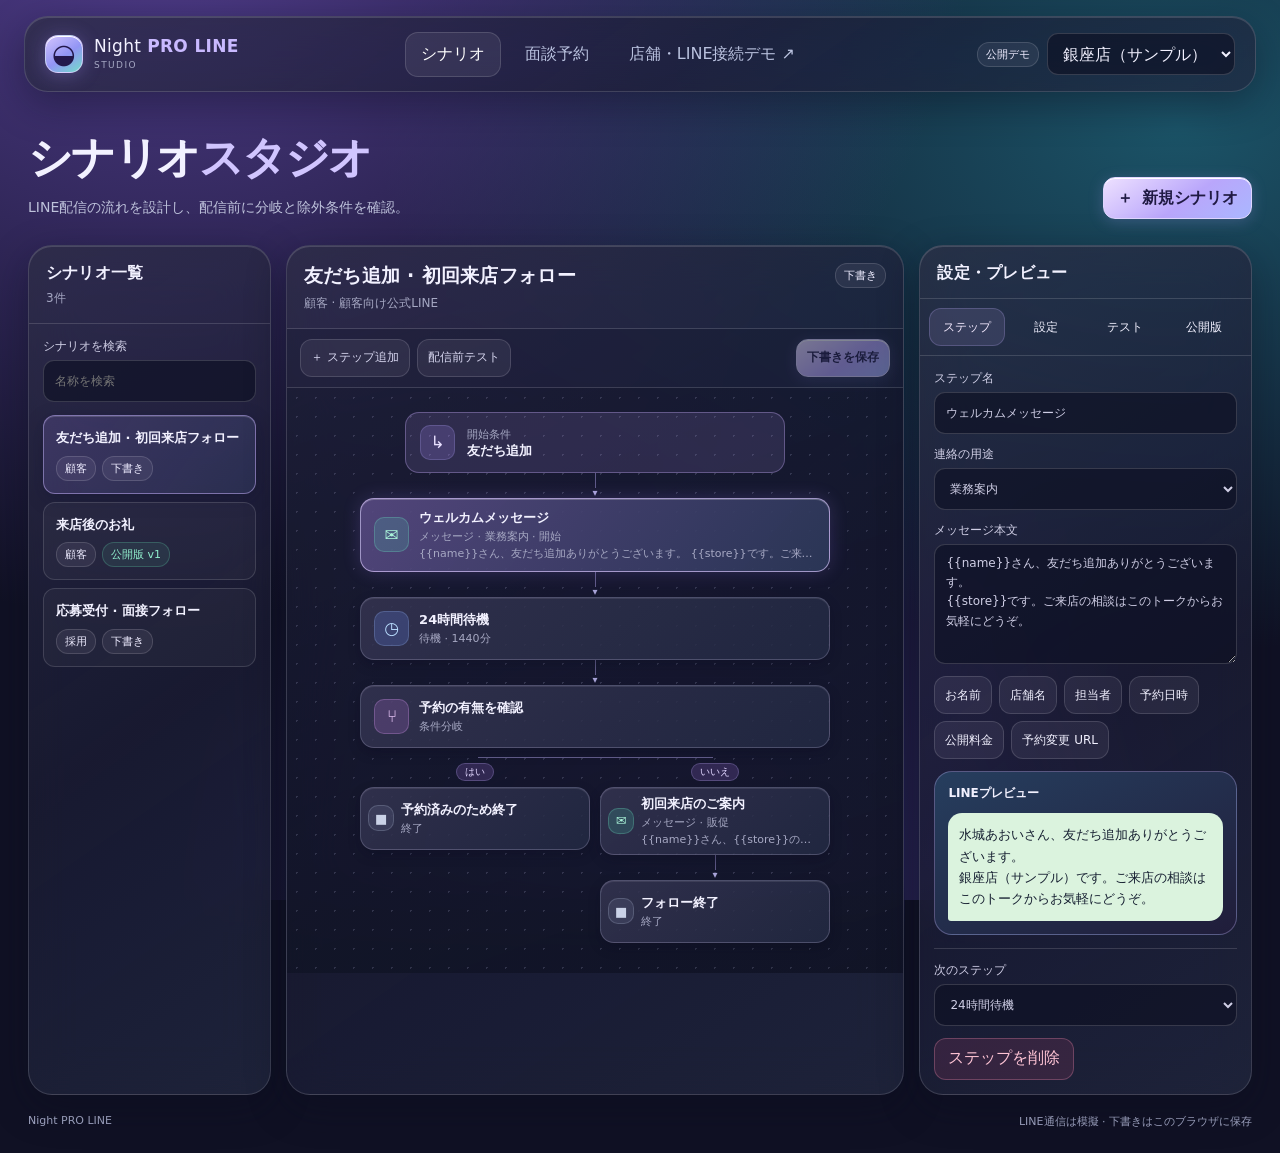
<file: index.html>
<!doctype html>
<html lang="ja" data-mode="demo" data-settings="./settings/">
<head>
  <meta charset="utf-8">
  <meta name="viewport" content="width=device-width, initial-scale=1">
  <meta name="theme-color" content="#101025">
  <title>シナリオスタジオ | Night PRO LINE</title>
  <link rel="stylesheet" href="./studio.css">
  <script type="module" src="./studio.mjs"></script>
</head>
<body>
  <a class="skip" href="#work">編集画面へ移動</a>
  <header class="top glass">
    <a class="logo" href="./" aria-label="Night PRO LINE"><span class="mark" aria-hidden="true">◒</span><span>Night <b>PRO LINE</b><small>STUDIO</small></span></a>
    <nav aria-label="メインメニュー"><a href="./" aria-current="page">シナリオ</a><a href="./interview/">面談予約</a><a id="settings-link">店舗・LINE接続デモ <span aria-hidden="true">↗</span></a></nav>
    <div class="righthead"><span id="mode" class="pill" hidden>公開デモ</span><label class="sr" for="store">店舗</label><select id="store"></select></div>
  </header>
  <main id="work">
    <header class="hero">
      <div>
        <h1>シナリオ<span>スタジオ</span></h1>
        <p>LINE配信の流れを設計し、配信前に分岐と除外条件を確認。</p>
      </div>
      <button id="new" class="primary" type="button"><b aria-hidden="true">＋</b> 新規シナリオ</button>
    </header>
    <div id="message" role="status" aria-live="polite" hidden></div>
    <nav class="mobile glass" aria-label="作業画面"><button data-part="library">シナリオ</button><button data-part="workspace" aria-current="true">フロー</button><button data-part="inspector">設定・プレビュー</button></nav>
    <div id="layout" class="layout" data-part="workspace">
      <aside id="library" class="panel glass" aria-label="シナリオ一覧"></aside>
      <section id="workspace" class="panel glass" aria-label="配信フロー"></section>
      <aside id="inspector" class="panel glass" aria-label="編集と配信確認"></aside>
    </div>
    <footer><span>Night PRO LINE</span><span id="foot"></span></footer>
  </main>
  <dialog id="dialog" class="glass"></dialog>
</body>
</html>
</file>
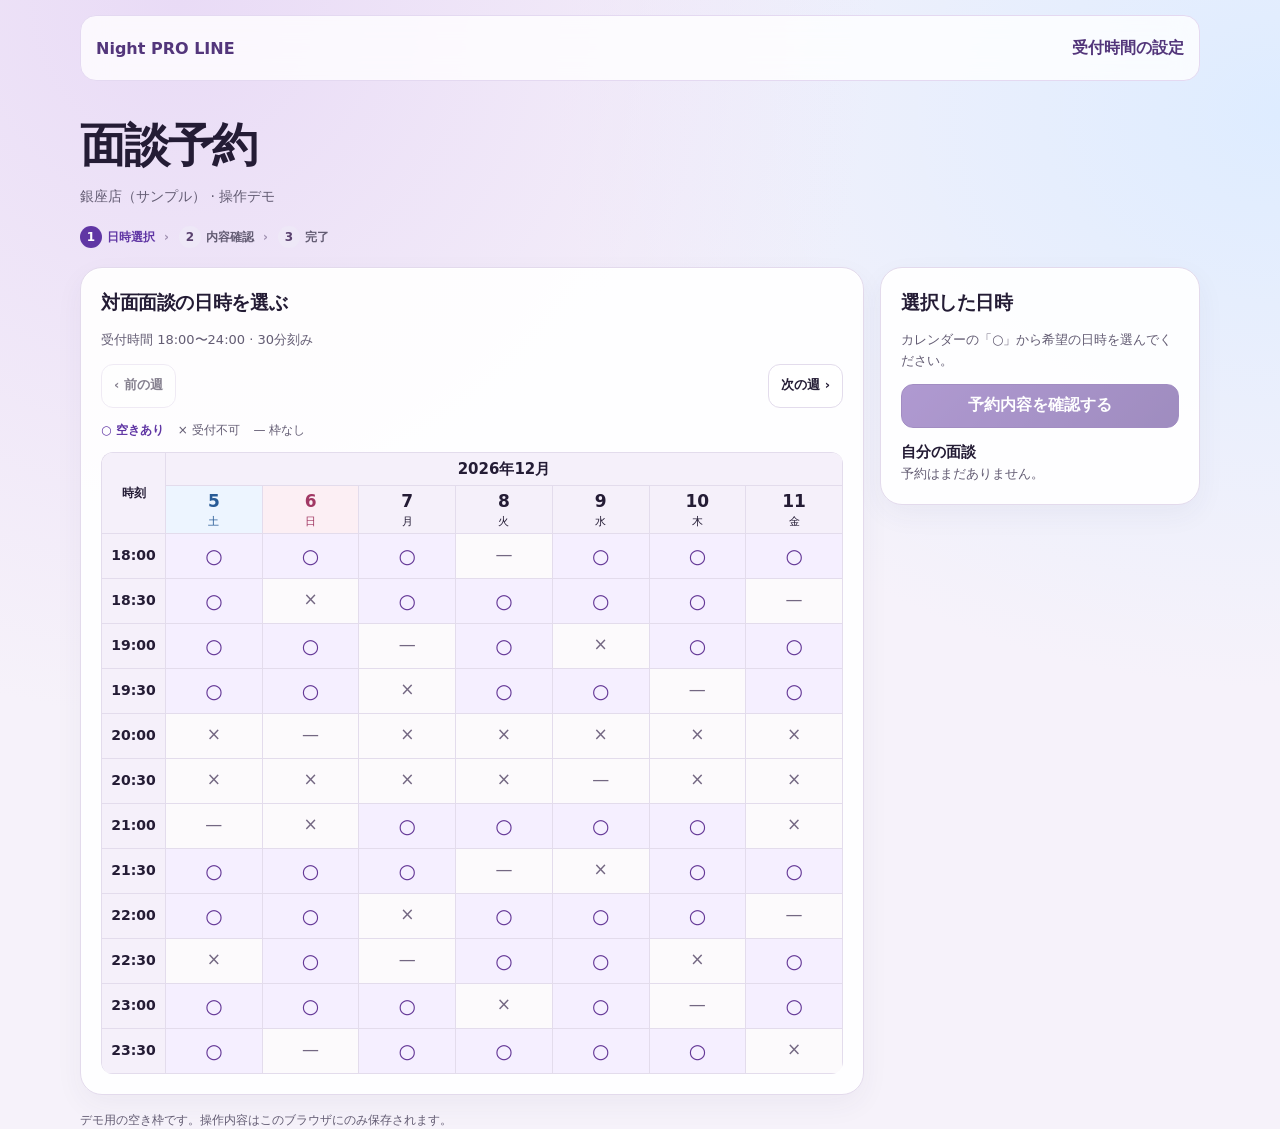
<file: interview/index.html>
<!doctype html>
<html lang="ja">
<head>
<meta charset="utf-8"><meta name="viewport" content="width=device-width, initial-scale=1">
<title>面談予約 | Night PRO LINE</title>
<link rel="stylesheet" href="./calendar.css?v=5"><script type="module" src="./demo.mjs?v=5"></script>
</head>
<body class="interview-page">
<header class="interview-header"><a href="../">Night PRO LINE</a><a href="./hours.html">受付時間の設定</a></header>
<main id="interview" aria-busy="true"></main>
</body>
</html>
</file>
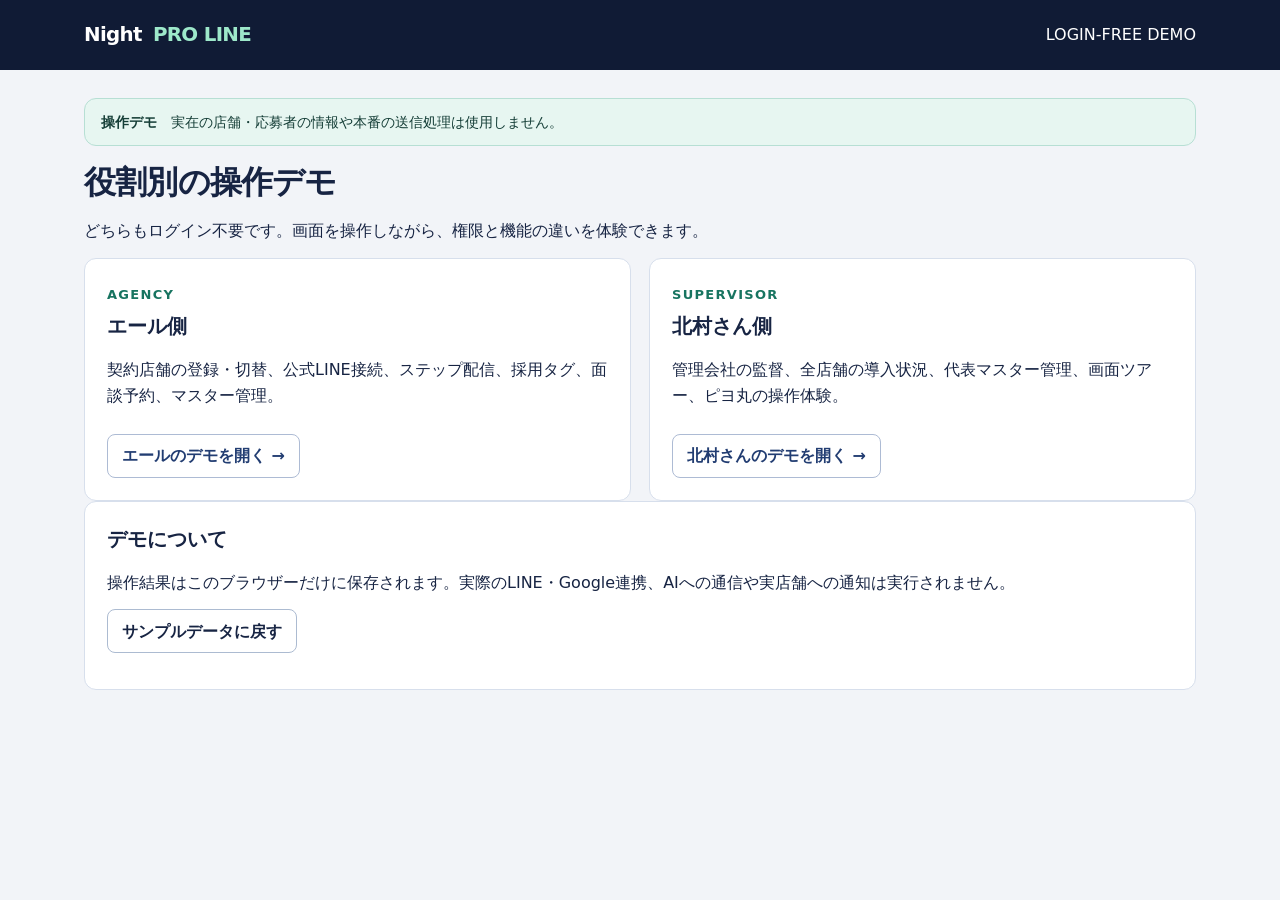
<file: role-demo/index.html>
<!doctype html><html lang="ja"><head><meta charset="utf-8"><meta name="viewport" content="width=device-width,initial-scale=1"><title>Night PRO LINE 役割別操作デモ</title><link rel="stylesheet" href="./static/style.css"><style>.role-grid{display:grid;grid-template-columns:repeat(auto-fit,minmax(260px,1fr));gap:18px}.role-grid .panel{margin:0}.role-grid h2{margin-top:5px}.role-grid .studio-link{margin-top:12px}.eyebrow{color:#177460;font-size:13px;letter-spacing:.1em;font-weight:bold}</style></head><body><header><div class="header-inner"><a class="brand" href="./">Night <strong>PRO LINE</strong></a><span>LOGIN-FREE DEMO</span></div></header><main><div class="demo-banner"><strong>操作デモ</strong>　実在の店舗・応募者の情報や本番の送信処理は使用しません。</div><h1>役割別の操作デモ</h1><p>どちらもログイン不要です。画面を操作しながら、権限と機能の違いを体験できます。</p><div class="role-grid"><section class="panel"><span class="eyebrow">AGENCY</span><h2>エール側</h2><p>契約店舗の登録・切替、公式LINE接続、ステップ配信、採用タグ、面談予約、マスター管理。</p><a class="studio-link" href="./master/?role=aile">エールのデモを開く →</a></section><section class="panel"><span class="eyebrow">SUPERVISOR</span><h2>北村さん側</h2><p>管理会社の監督、全店舗の導入状況、代表マスター管理、画面ツアー、ピヨ丸の操作体験。</p><a class="studio-link" href="./platform/?role=kitamura">北村さんのデモを開く →</a></section></div><section class="panel"><h2>デモについて</h2><p>操作結果はこのブラウザーだけに保存されます。実際のLINE・Google連携、AIへの通信や実店舗への通知は実行されません。</p><button class="secondary" id="reset">サンプルデータに戻す</button><p id="status" role="status"></p></section></main><script>document.querySelector('#reset').onclick=()=>{if(confirm('このブラウザーのデモ操作のみ初期化しますか？')){for(const k of Object.keys(localStorage))if(k.startsWith('npl-public-role-demo')||k==='npl-role-studio-v1')localStorage.removeItem(k);document.querySelector('#status').textContent='デモデータを初期化しました。'}}</script></body></html>
</file>
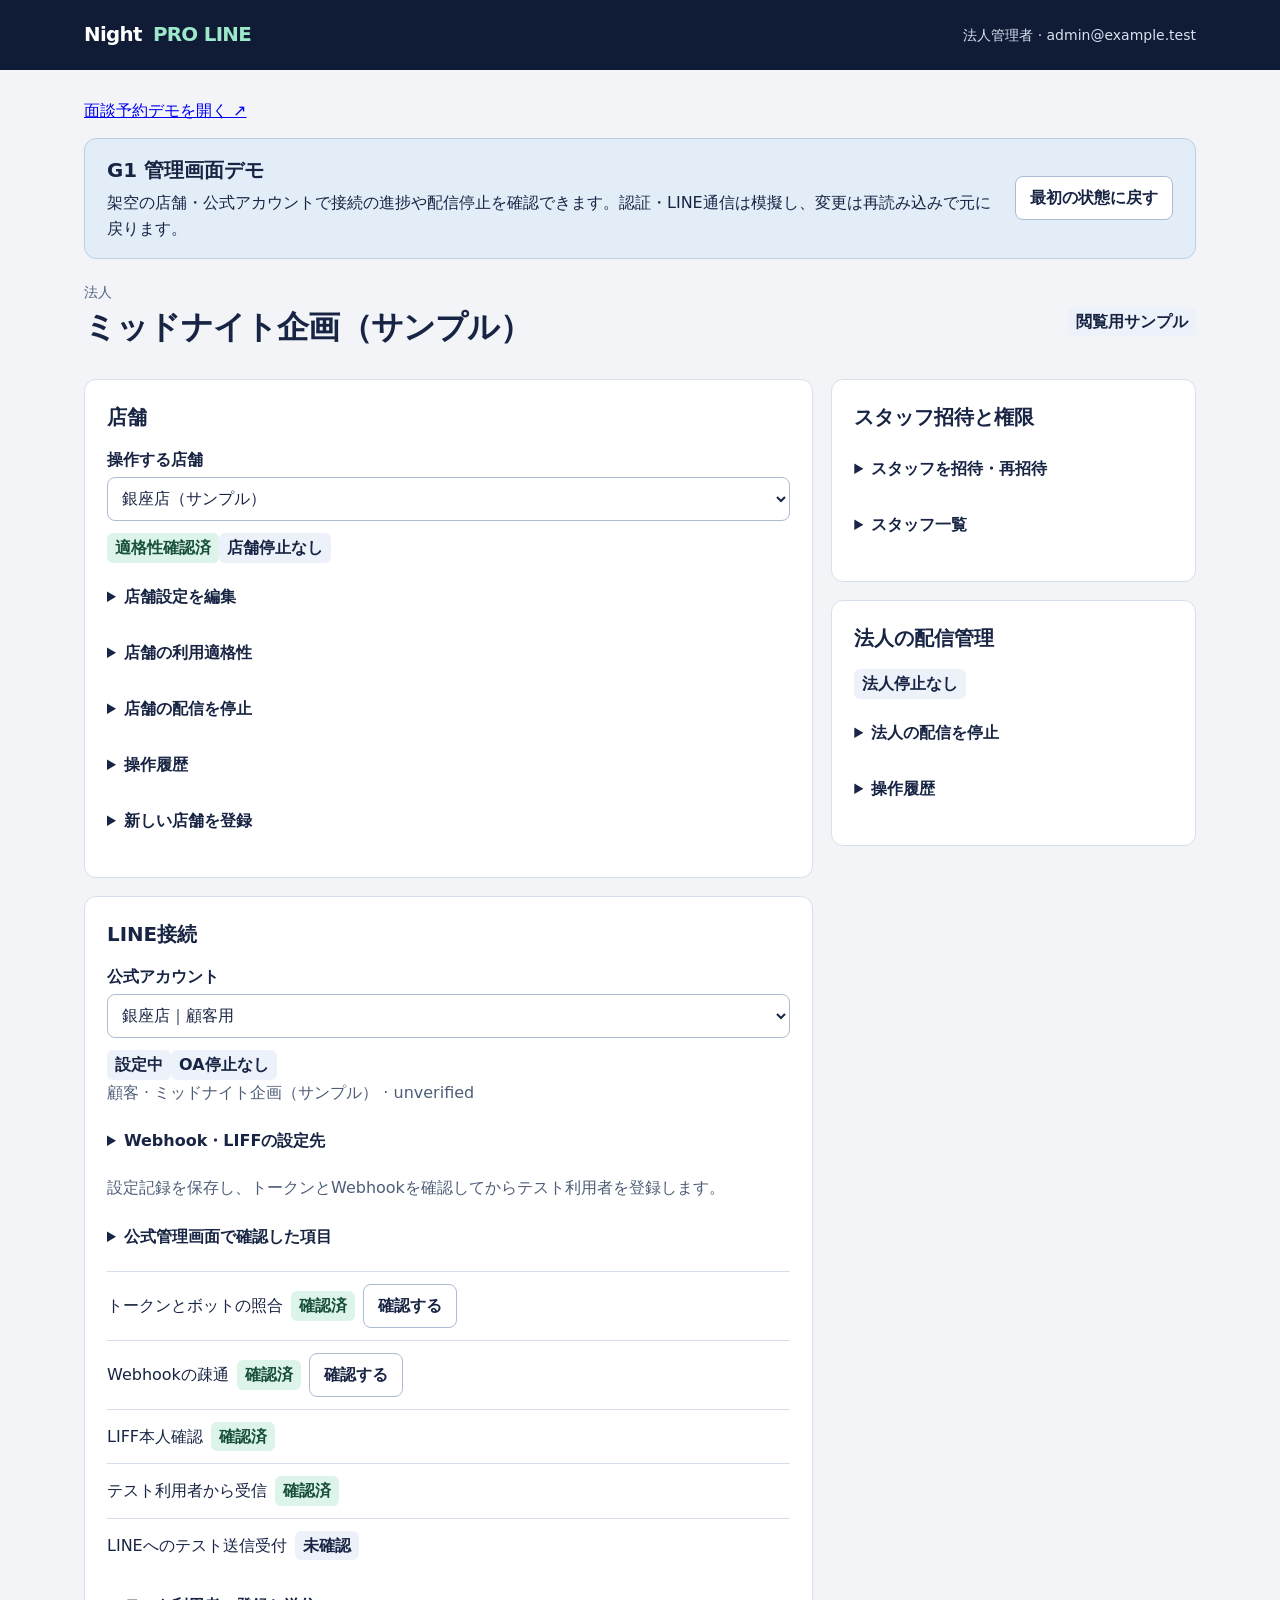
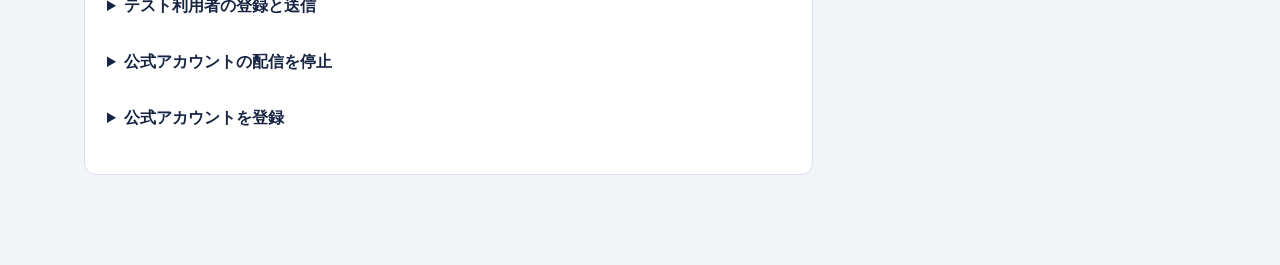
<file: settings/index.html>
<!doctype html>
<html lang="ja">
<head>
  <meta charset="utf-8">
  <meta name="viewport" content="width=device-width, initial-scale=1">
  <title>Night PRO LINE | G1 管理画面デモ</title>
  <link rel="stylesheet" href="./style.css">
  <script type="module" src="./admin.mjs"></script>
</head>
<body>
  <header><div class="header-inner"><a href="../" class="brand">Night <strong>PRO LINE</strong></a><span id="account"></span></div></header>
  <main id="main"><p class="actions"><a href="../interview/">面談予約デモを開く ↗</a></p>
    <section class="demo" aria-label="デモの案内"><div><h2>G1 管理画面デモ</h2><p>架空の店舗・公式アカウントで接続の進捗や配信停止を確認できます。認証・LINE通信は模擬し、変更は再読み込みで元に戻ります。</p></div><button id="reset-demo" type="button" class="secondary">最初の状態に戻す</button></section>
    <p id="notice" role="status" aria-live="polite"></p>
    <section id="workspace" hidden>
      <div class="heading">
        <div><p class="section-label">法人</p><h1 id="tenant-name"></h1></div>
        <span class="status">閲覧用サンプル</span>
      </div>
      <div id="content"></div>
    </section>
  </main>
  <template id="store-fields">
    <label>店舗名<input name="name" maxlength="100" required></label>
    <label>所在地<input name="address" maxlength="240" required></label>
    <label>営業区分<input name="business_type" maxlength="120" required></label>
    <label>責任者<input name="responsible" maxlength="120" required></label>
    <label>タイムゾーン<input name="timezone" value="Asia/Tokyo" required></label>
    <label>営業日の締め時刻<input name="cutoff" type="time" value="06:00" required></label>
  </template>
  <template id="channel-fields">
    <label>公式アカウント名<input name="label" required></label>
    <label>用途<select name="purpose"><option value="customer">顧客</option><option value="recruitment">採用</option><option value="shared">顧客・採用兼用</option></select></label>
    <label>所有法人<input name="owner_name" required></label>
    <label>管理権限の確認記録<input name="management_authority" required></label>
    <label>プロバイダーID<input name="provider_id" required></label>
    <label>Messaging API チャネルID<input name="messaging_id" inputmode="numeric" required></label>
    <label>LINEログイン チャネルID<input name="login_id" inputmode="numeric" required></label>
    <label>LIFF ID<input name="liff_id" required></label>
    <label>ボットユーザーID<input name="bot_user_id" required></label>
    <label>認証種別<select name="account_type"><option value="unverified">未認証</option><option value="verified">認証済み</option><option value="premium">プレミアム</option></select></label>
    <label>既存Webhook URL<input name="existing_webhook" type="url" placeholder="任意"></label>
    <label>利用中のツール<input name="existing_tools" placeholder="任意"></label>
  </template>
</body>
</html>
</file>
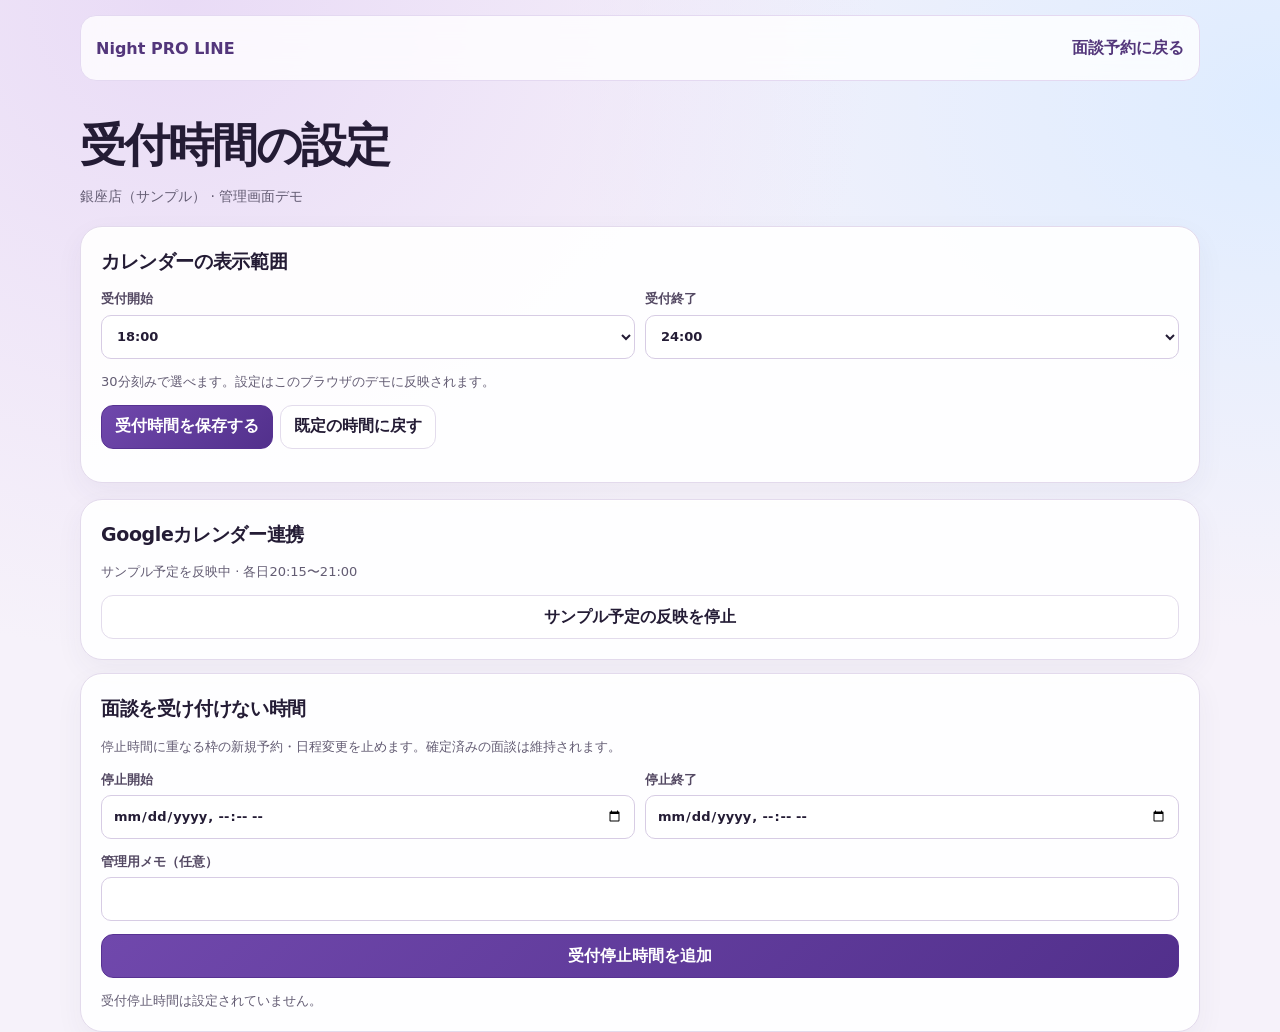
<file: interview/hours.html>
<!doctype html>
<html lang="ja">
<head>
<meta charset="utf-8"><meta name="viewport" content="width=device-width, initial-scale=1">
<title>面談の受付時間 | Night PRO LINE</title>
<link rel="stylesheet" href="./calendar.css"><script type="module" src="./demo-hours.mjs?v=3"></script>
</head>
<body class="interview-page">
<header class="interview-header"><a href="../">Night PRO LINE</a><a href="./">面談予約に戻る</a></header>
<main id="interview" class="interview-app">
<header class="hero"><h1>受付時間の設定</h1><p>銀座店（サンプル） · 管理画面デモ</p></header>
<section class="box stack">
<h2>カレンダーの表示範囲</h2>
<form id="interview-hours" class="stack">
<div class="time-fields">
<label class="field">受付開始<select name="start" required></select></label>
<label class="field">受付終了<select name="end" required></select></label>
</div>
<p>30分刻みで選べます。設定はこのブラウザのデモに反映されます。</p>
<div class="controls"><button type="submit" class="primary">受付時間を保存する</button><button type="button" id="restore-hours">既定の時間に戻す</button></div>
<p id="hours-status" role="status"></p>
</form>
</section>
<p id="availability-status" role="status" class="demo-availability-status"></p>
<div id="availability" class="stack"></div>
</main>
</body>
</html>
</file>
<file: studio.css>
:root{color-scheme:dark;--bg:#101124;--text:#f2f1ff;--muted:#a6a8c3;--stroke:#ffffff24;--purple:#c9b9ff;--mint:#90edcc;--ink:#0f1025;--rose:#ffc4d5;font-family:Inter,"Hiragino Sans","Yu Gothic",system-ui,sans-serif}
*{box-sizing:border-box}
[hidden]{display:none!important}
body{margin:0;color:var(--text);min-height:100vh;background:radial-gradient(ellipse at 13% -18%,#574197 0,transparent 52%),radial-gradient(ellipse at 92% 14%,#1b5367 0,transparent 48%),radial-gradient(ellipse at 54% 110%,#393073 0,transparent 52%),var(--bg);background-attachment:fixed}
a{color:inherit;text-decoration:none}
button,input,select,textarea{font:inherit;color:inherit}
button,select,summary{cursor:pointer}
button{transition:background .18s,border-color .18s,transform .18s}
button:disabled{opacity:.45;cursor:default}
button:not(:disabled):active{transform:translateY(1px)}
:focus-visible{outline:2px solid #a6e6ff;outline-offset:3px}
h1,h2,h3,p{margin:0}
p{line-height:1.65}
.sr,.skip:not(:focus){position:absolute;width:1px;height:1px;overflow:hidden;clip-path:inset(50%)}
.skip:focus{position:fixed;top:10px;left:10px;z-index:10;padding:12px;background:var(--ink)}
.glass{background:linear-gradient(145deg,#e7e1ff14,#b0a4dc05 55%,#8dbddd12),#181a2fba;border:1px solid var(--stroke);box-shadow:0 12px 38px #0b0d1f65,inset 0 1px #ffffff24;backdrop-filter:blur(24px) saturate(140%)}
.top{min-height:76px;max-width:1600px;margin:16px auto 0;width:calc(100% - 48px);border-radius:24px;display:flex;align-items:center;justify-content:space-between;gap:20px;padding:9px 20px;position:relative;z-index:1}
.logo{display:inline-flex;align-items:center;gap:11px;white-space:nowrap;font-size:17px;letter-spacing:.02em;line-height:1.1}
.logo b{font-weight:780;color:var(--purple)}
.logo small{display:block;letter-spacing:.16em;font-size:9px;color:var(--muted);margin-top:6px}
.mark{display:grid;place-items:center;width:38px;height:38px;border-radius:13px;background:linear-gradient(145deg,#d4c4ff,#9295f4 54%,#71dfca);color:#23184c;border:1px solid #e8dcffaa;font-size:27px;box-shadow:0 2px 18px #9682dd60,inset 0 1px white}
.top nav,.righthead{display:flex;align-items:center;gap:8px}
.top nav a,.mobile button{padding:11px 15px;border:1px solid transparent;border-radius:13px}
.top nav a[aria-current],.mobile button[aria-current]{background:#ffffff12;border-color:#ffffff24;color:#fff}
.top nav a:not([aria-current]){color:#bac2df}
.top nav a:hover{background:#ffffff11}
.top nav{flex-wrap:wrap}
.righthead select{max-width:min(200px,32vw)}
main{width:calc(100% - 56px);max-width:1580px;margin:0 auto}
.hero{display:flex;align-items:end;justify-content:space-between;gap:18px;padding:37px 0 26px}
.hero h1{font-size:clamp(29px,3.4vw,46px);font-weight:750;letter-spacing:-.05em}
.hero h1 span{color:#d1c5ff}
.hero p{font-size:14px;color:#bec2db;margin-top:8px}
button,.pill,.link{min-height:42px;border:1px solid #ffffff23;border-radius:12px;padding:8px 13px;background:#e9e4ff12}
button:not(:disabled):hover{background:#ecedff26}
.primary,.primary:not(:disabled):hover{color:#201a43;background:linear-gradient(145deg,#eee1ff,#b9a6fb 56%,#aab7ff);border-color:#dfd5ff;box-shadow:0 3px 15px #a798f43c,inset 0 1px #fff;font-weight:750}
.primary b{margin-right:3px}
.quiet{color:#d7d6ef}
.danger{color:var(--rose);background:#c24f7729;border-color:#e685a952}
.pill{min-height:auto;padding:4px 8px;font-size:11px;color:#eeecff;white-space:nowrap}
.pill.good{color:var(--mint);background:#66e2b315;border-color:#66e2b33c}
.pill.warn{color:#ffe2ad;background:#e9b35f18;border-color:#e9b35f41}
input,select,textarea{width:100%;min-height:42px;border:1px solid #ffffff28;border-radius:11px;background:#0e1125aa;padding:9px 11px}
select option{background:#24243d;color:#fff}
input[type=checkbox]{width:17px;height:17px;min-height:0;margin:0;accent-color:#c3adff}
textarea{min-height:120px;resize:vertical;line-height:1.6}
label.field{display:grid;gap:5px;color:#cfcee5;font-size:12px;margin:0 0 12px}
label.check{min-height:38px;display:flex;align-items:center;gap:9px;color:#d8d8ee;font-size:13px}
#message{padding:11px 14px;border-radius:13px;margin:0 0 14px;border:1px solid #a4f2d255;background:#204a449d;color:#d5ffec}
#message.error{border-color:#ff9cbb78;background:#5c2b469b;color:#ffdbe7}
.layout{display:grid;grid-template-columns:minmax(210px, .73fr) minmax(370px,1.86fr) minmax(275px,1fr);gap:15px;min-height:670px}
.panel{min-width:0;border-radius:24px;overflow:hidden}
.panelhead{padding:17px 17px 14px;border-bottom:1px solid var(--stroke)}
.panelhead h2{font-size:16px;letter-spacing:.015em}
.panelhead p{font-size:12px;color:var(--muted);margin-top:5px}
.panelbody{padding:14px}
.library-list{display:grid;gap:8px;margin-top:13px}
.scenario-card{width:100%;text-align:left;background:#ffffff09;min-height:74px;padding:12px}
.scenario-card.selected{background:linear-gradient(125deg,#977be134,#7a9ee321);border-color:#c9b5ff80;box-shadow:inset 0 1px #ffffff26,0 5px 18px #0d102a47}
.scenario-card strong{display:block;font-size:13px;line-height:1.6;margin-bottom:7px;overflow-wrap:anywhere}
.scenario-card .labels{display:flex;flex-wrap:wrap;gap:6px}
.editor-head{display:flex;align-items:start;justify-content:space-between;flex-wrap:wrap;gap:10px}
.editor-head>.panelhead{padding:0;border:0;min-width:0}
.editor-head h2{font-size:19px;overflow-wrap:anywhere}
.controls,.toolbar,.tabs{display:flex;align-items:center;flex-wrap:wrap;gap:7px}
.toolbar{padding:10px 13px;border-bottom:1px solid var(--stroke);background:#10152945}
.toolbar button,.tabs button,.chip{min-height:38px;padding:6px 10px;font-size:12px;white-space:nowrap}
.toolbar .spacer{flex:1}
.canvas{padding:24px 19px 30px;min-height:510px;background:radial-gradient(#d6d7ff28 1px,transparent 1px),linear-gradient(160deg,#12152b85,#101324d9);background-size:19px 19px,100% 100%}
.trigger,.node{position:relative}
.trigger{max-width:380px;margin:0 auto;display:flex;align-items:center;gap:12px;padding:12px 14px;border-radius:14px;background:#b899ec24;border:1px solid #c2a8f45c}
.icon{border-radius:10px;width:35px;height:35px;flex:0 0 35px;display:grid;place-items:center;color:#e9e1ff;background:#a385fa33;border:1px solid #bab1ff37;font-size:17px}
.icon.message{color:#a9f3d8;background:#4adab52b;border-color:#77f0cd3c}
.icon.wait{color:#b9ddff;background:#678cf439;border-color:#a9c9ff37}
.icon.branch,.icon.tag{color:#f0ccff;background:#ba76db35;border-color:#dc9ff644}
.icon.end{color:#cad2e7;background:#9ca9ce20;border-color:#c7d4ee33}
.trigger strong,.node strong{display:block;font-size:13px;overflow-wrap:anywhere}
.trigger small,.node small{font-size:11px;color:var(--muted);display:block;margin-top:2px;overflow-wrap:anywhere}
.node-list{display:grid;max-width:470px;margin:auto}
.connector{display:grid;align-items:center;justify-items:center;height:25px;color:#a9a4d9;font-size:10px;line-height:1;white-space:nowrap}
.connector::before{content:"";height:15px;border-left:1px solid #b8abef75}
.connector:empty::after{content:"▾"}
.node{display:flex;gap:10px;align-items:center;text-align:left;padding:10px 13px;border-radius:14px;background:linear-gradient(140deg,#353451d9,#232a43db);min-height:63px;border:1px solid #ded8ff36;box-shadow:0 5px 12px #090c1f49,inset 0 1px #ffffff16;width:100%;overflow:hidden}
.node.selected{border-color:#ddc9ffa8;background:linear-gradient(130deg,#584a83e5,#2c3859ee);box-shadow:0 0 18px #a281fc32,inset 0 1px #ffffff3a}
.node-content{flex:1;min-width:0}
.node small.excerpt{white-space:nowrap;overflow:hidden;text-overflow:ellipsis}
.node .edge{display:block;font-size:10px;color:#dbcee9;border-radius:6px;background:#17172d9c;padding:3px 6px;max-width:155px;overflow:hidden;text-overflow:ellipsis;white-space:nowrap}
.edges{display:grid;gap:3px}
.tabs{padding:9px;border-bottom:1px solid var(--stroke);gap:4px}
.tabs button{flex:1;background:transparent;border-color:transparent;padding-inline:7px}
.tabs button.active{background:#c6b2ff20;border-color:#c6b2ff39;color:#f4eaff}
.row{display:grid;grid-template-columns:1fr 1fr;gap:10px}
.field-hint,.empty{color:var(--muted);font-size:12px;line-height:1.65}
.empty{padding:11px}
.separ{height:1px;background:var(--stroke);margin:13px 0}
.preview{border:1px solid #b3a9e75e;border-radius:18px;background:linear-gradient(155deg,#263e5e,#201d3a);padding:13px;margin-top:12px}
.preview h3{font-size:12px;margin-bottom:11px}
.bubble{color:#172032;background:#dbf3de;border-radius:14px 14px 14px 3px;white-space:pre-wrap;overflow-wrap:anywhere;padding:11px;line-height:1.65;font-size:13px}
.compact{font-size:12px}
details>summary{min-height:38px;font-size:13px;padding:9px 0;color:#d9d7f5}
.log{list-style:none;padding:0;margin:12px 0 0;display:grid;gap:7px}
.log li{background:#0d1227a8;border:1px solid var(--stroke);border-radius:12px;padding:9px;font-size:12px;line-height:1.65;overflow-wrap:anywhere}
.log time{color:#a6b6d6;font-variant-numeric:tabular-nums;display:block;font-size:10px}
.log li.held{border-color:#f2b46e62;color:#ffe2b7}
.errors{list-style:none;margin:0;padding:0}
.errors button{width:100%;min-height:38px;text-align:left;margin:5px 0;color:var(--rose);font-size:12px}
.mobile{display:none}
footer{display:flex;color:#a4a9c6;justify-content:space-between;gap:8px;padding:19px 0 24px;font-size:11px}
dialog{border-radius:22px;color:var(--text);max-width:min(475px,calc(100% - 24px));width:100%;padding:18px 22px}
dialog::backdrop{background:#0a0c1eaa;backdrop-filter:blur(3px)}
dialog h2{font-size:19px;margin-bottom:11px}
dialog p{font-size:13px;margin-bottom:12px;color:#c6c7df}
@media(max-width:1100px){.layout{grid-template-columns:minmax(170px,.7fr) minmax(320px,1.55fr) minmax(240px,1fr);gap:10px}main{width:calc(100% - 30px)}.top{width:calc(100% - 30px)}}
@media(max-width:950px){.mobile{display:flex;justify-content:stretch;border-radius:15px;padding:5px;gap:5px;margin:0 0 12px}.mobile button{flex:1;min-height:42px;padding:4px;font-size:13px}.layout{display:block;min-height:0}.layout>.panel{display:none}.layout[data-part=library]>#library,.layout[data-part=workspace]>#workspace,.layout[data-part=inspector]>#inspector{display:block}.panel{border-radius:18px}.hero{padding:25px 0 19px}.top{flex-wrap:wrap;gap:7px 12px;padding:9px 11px}}
@media(max-width:540px){.top{margin-top:9px}.top nav{order:3;width:100%;justify-content:space-between}.top nav a{font-size:12px;padding:6px 9px}.righthead select{max-width:36vw;font-size:12px}.hero{align-items:start;flex-direction:column;gap:12px}.hero p{font-size:13px}.hero button{min-height:44px}.logo{font-size:14px}.glass{backdrop-filter:blur(15px)}.canvas{padding-inline:12px}.node .edge{max-width:88px}}
@media(prefers-reduced-motion:reduce){*{transition:none!important}}
@media(prefers-reduced-transparency:reduce){.glass{background:#232640;backdrop-filter:none}.node{background:#323450}}
.branch-lanes{display:grid;grid-template-columns:minmax(0,1fr) minmax(0,1fr);gap:10px;position:relative;padding-top:15px}
.branch-lanes::before{content:"";position:absolute;top:9px;left:25%;right:25%;border-top:1px solid #b8abef75}
.branch-lane{display:grid;align-content:start;min-width:0}
.branch-label{display:block;text-align:center;margin:0 auto 6px;padding:1px 8px;border-radius:20px;color:#e1d6ff;background:#312852;border:1px solid #b8abef45;font-size:10px}
.branch-lane .node{padding:7px;gap:7px}
.branch-lane .node .icon{height:26px;width:26px;flex-basis:26px;font-size:13px}
.branch-lane .branch-lanes .branch-lanes{grid-template-columns:1fr}
.path-ref{width:100%;min-height:40px;font-size:12px;overflow-wrap:anywhere;color:#dbd4f2;text-align:center;background:#181a33;border:1px dashed #a69ad366;border-radius:11px;padding:8px;margin:0}
.disconnected{border-top:1px dashed #a69ad366;margin-top:20px;padding-top:12px;display:grid;gap:6px}
</file>
<file: interview/calendar.css>
.interview-app{--ink:#241c35;--muted:#635c73;--accent:#6036a4;--line:#e3dcec;--white:#ffffffed;max-width:1120px;margin:0 auto 64px;color:var(--ink);font-family:"Inter","Hiragino Sans","Yu Gothic",system-ui,sans-serif;line-height:1.55;text-align:left}
.interview-app *{box-sizing:border-box}
.interview-app [hidden]{display:none!important}
.interview-app h1,.interview-app h2,.interview-app h3,.interview-app p{margin:0}
.interview-app button,.interview-app input,.interview-app select{font:inherit;color:var(--ink)}
.interview-app button{cursor:pointer;min-height:44px;border-radius:12px;border:1px solid var(--line);background:#fff;padding:8px 13px;font-weight:650;box-shadow:none}
.interview-app button:disabled{cursor:default;opacity:.55}
.interview-app button:hover:not(:disabled){border-color:var(--accent);background:#f6efff}
.interview-app button.primary{background:linear-gradient(135deg,#7048ac,#52308c);border:1px solid #573292;color:white;font-weight:750}
.interview-app button.secondary{color:var(--accent)}
.interview-app :focus-visible{outline:3px solid #9c5acc;outline-offset:3px}
.interview-app .hero{display:block;padding:29px 0 18px;background:transparent;color:var(--ink)}
.interview-app .hero h1{font-size:clamp(30px,5vw,46px);letter-spacing:-.045em;font-weight:790}
.interview-app .hero p{font-size:14px;margin-top:5px;color:var(--muted)}
.interview-app .flow{display:flex;gap:10px;align-items:center;padding:0;margin:0 0 19px;list-style:none;font-size:12px;color:var(--muted)}
.interview-app .flow li{display:flex;gap:5px;align-items:center;font-weight:650;white-space:nowrap}
.interview-app .flow li:not(:last-child)::after{content:"›";margin-left:4px;color:#9f8fb0}
.interview-app .flow b{height:22px;width:22px;border-radius:50%;display:grid;place-items:center;background:#eee8f7;color:#5a426f}
.interview-app .flow [aria-current]{color:var(--accent)}
.interview-app .flow [aria-current] b{background:var(--accent);color:#fff}
.interview-app .columns{display:grid;grid-template-columns:minmax(0,1fr) minmax(250px,320px);gap:16px;align-items:start}
.interview-app .box{border:1px solid #e3daec;border-radius:22px;padding:20px;background:var(--white);box-shadow:0 10px 28px #4334600d,inset 0 1px #fff;min-width:0}
.interview-app .box h2{font-size:19px;letter-spacing:-.02em}
.interview-app .box h3{font-size:15px}
.interview-app .box p{color:var(--muted);font-size:13px}
.interview-app .stack{display:grid;gap:13px}
.interview-app .weekbar{display:flex;align-items:center;justify-content:space-between;gap:8px}
.interview-app .weekbar button{padding:7px 12px;font-size:13px;white-space:nowrap}
.interview-app .calendar-legend{display:flex;flex-wrap:wrap;gap:4px 14px;margin:0;padding:0;list-style:none;font-size:12px;color:var(--muted)}
.interview-app .calendar-legend .available{color:var(--accent);font-weight:700}
.interview-app .weekly-calendar{display:table;width:100%;table-layout:fixed;border-collapse:separate;border-spacing:0;border:solid var(--line);border-width:1px 0 0 1px;border-radius:12px;overflow:hidden;text-align:center;font-variant-numeric:tabular-nums}
.interview-app .calendar-time-col{width:clamp(44px,13vw,64px)}
.interview-app .weekly-calendar th,.interview-app .weekly-calendar td{border:solid var(--line);border-width:0 1px 1px 0;padding:0;vertical-align:middle}
.interview-app .weekly-calendar thead th{background:#f5f0fa;padding:5px 1px;font-weight:700;line-height:1.2}
.interview-app .weekly-calendar .calendar-month{font-size:clamp(12px,3vw,15px);padding-block:7px}
.interview-app .weekly-calendar .calendar-time-heading{font-size:12px}
.interview-app .weekly-calendar thead time{display:block;font-size:clamp(13px,3.6vw,17px);font-weight:750}
.interview-app .weekly-calendar thead small{display:block;margin-top:3px;font-size:11px;font-weight:500}
.interview-app .weekly-calendar .saturday{background:#edf5ff;color:#285b96}
.interview-app .weekly-calendar .sunday{background:#fceff4;color:#a13864}
.interview-app .weekly-calendar tbody th{background:#f5f0fa;font-size:clamp(11px,3.1vw,14px);white-space:nowrap}
.interview-app .weekly-calendar td{height:45px;background:#fcfafc}
.interview-app .weekly-calendar td.has-open-slot{background:#f5efff}
.interview-app .calendar-marker{color:#736782;font-size:17px;line-height:1}
.interview-app .calendar-slot{display:grid;place-content:center;gap:2px;width:100%;min-width:0;padding:2px 0;border:0;border-radius:0;background:transparent;color:#653997;font-size:20px;line-height:1}
.interview-app .calendar-slot small{display:block;font-size:10px}
.interview-app .calendar-slot + .calendar-slot{border-top:1px solid var(--line)}
.interview-app .calendar-slot:focus-visible{outline-offset:-3px}
.interview-app .calendar-slot[aria-pressed=true],.interview-app .calendar-slot[aria-pressed=true]:hover:not(:disabled){background:var(--accent);color:#fff}
.interview-app .slot-summary{border-inline-start:3px solid #a680c8;background:#f7f1fb;padding:10px 12px;border-radius:0 10px 10px 0;overflow-wrap:anywhere}
.interview-app .controls{display:flex;gap:7px;flex-wrap:wrap;align-items:center}
.interview-app label.field{display:grid;gap:5px;color:#544963;font-size:13px;font-weight:650}
.interview-app input,.interview-app select{width:100%;border:1px solid #d7cce4;border-radius:10px;padding:9px 11px;min-height:44px;background:#fff}
.interview-app .notice{padding:10px 12px;border:1px solid #e1cbaa;background:#fff4df;border-radius:10px;color:#653d13;margin-bottom:13px;font-size:14px}
.interview-app .success{display:inline-flex;color:#215c47;background:#e5f5ed;padding:4px 10px;border-radius:999px;font-weight:750;font-size:13px;align-self:start}
.interview-app .small{color:var(--muted);font-size:12px}
.interview-app .record{padding:12px 0;border-top:1px solid var(--line)}
.interview-app .record:first-of-type{border-top:0}
.interview-app .wrap{white-space:pre-line;overflow-wrap:anywhere}
.interview-app .visually-hidden{position:absolute;width:1px;height:1px;overflow:hidden;clip-path:inset(50%);white-space:nowrap}
.interview-app footer{color:var(--muted);font-size:12px;padding:16px 0 0}
body.interview-page{margin:0;background:radial-gradient(ellipse at 14% 0,#e9dbf6 0,transparent 45%),radial-gradient(ellipse at 100% 10%,#deecff 0,transparent 40%),#f6f2fa;color:#241c35}
.interview-page #interview{width:min(1120px,calc(100% - 40px));margin:auto}
.interview-page .interview-header{box-sizing:border-box;width:min(1120px,calc(100% - 40px));margin:15px auto 0;padding:10px 15px;border:1px solid #e4d9f1;border-radius:16px;background:#ffffffc9;backdrop-filter:blur(14px);display:flex;justify-content:space-between;gap:10px;align-items:center;font-family:system-ui,sans-serif}
.interview-header a{color:#53367b;font-weight:750;text-decoration:none;min-height:44px;display:flex;align-items:center}
body.has-interviews main.auth{max-width:min(1120px,calc(100% - 30px))}
@media(max-width:760px){
  .interview-app .columns{grid-template-columns:minmax(0,1fr);gap:10px}
  .interview-app .box{padding:13px;border-radius:16px}
  .interview-app .calendar-panel{padding:11px;gap:10px}
  .interview-app .hero{padding:19px 0 12px}
  .interview-app .interview-review{width:100%}
  .interview-page #interview,.interview-page .interview-header{width:calc(100% - 16px)}
  body.has-interviews main.auth{max-width:calc(100% - 16px);padding-inline:7px}
}

.interview-app input.inline-check{width:auto;min-height:0}
.interview-app .time-fields{display:grid;grid-template-columns:1fr 1fr;gap:10px}

.interview-app .demo-availability-status{color:#563284;font-size:14px;font-weight:650}
.interview-app .demo-availability-status:not(:empty){padding:12px 0}
.interview-app .demo-availability-status:empty{height:16px}
</file>
<file: role-demo/static/style.css>
:root { font-family: "Inter", "Hiragino Sans", "Yu Gothic", system-ui, sans-serif; font-size: 16px; color: #172443; background: #f2f4f8; line-height: 1.6; }
* { box-sizing: border-box; }
[hidden] { display: none !important; }
body { margin: 0; }
header { background: #101b35; color: white; }
.header-inner { max-width: 1160px; padding: 12px 24px; margin: auto; min-height: 70px; display: flex; align-items: center; justify-content: space-between; gap: 12px; flex-wrap: wrap; }
.brand { color: white; text-decoration: none; font-size: 1.24rem; font-weight: 650; letter-spacing: -.035em; }
.brand strong { color: #9de8ca; padding-left: 5px; }
#account { color: #d9e0f0; overflow-wrap: anywhere; font-size: .875rem; }
main { max-width: 1160px; margin: 28px auto 72px; padding: 0 24px; }
#notice:empty { display: none; }
#notice { background: #e3f0fb; border-left: 4px solid #315e94; padding: 10px 14px; white-space: pre-wrap; overflow-wrap: anywhere; }
#notice.error { background: #fff0ef; border-color: #a72d33; }
h1, h2, h3, p { margin: 0 0 14px; }
h1 { font-size: clamp(1.45rem, 4vw, 2rem); line-height: 1.3; letter-spacing: -.025em; }
h2 { font-size: 1.24rem; }
h3 { font-size: 1.1rem; }
.auth { max-width: 480px; margin: 38px auto; }
main.auth { margin: 32px auto; max-width: min(480px, calc(100% - 32px)); }
.panel { background: #fff; border: 1px solid #d7dfec; border-radius: 12px; padding: 22px; margin: 0 0 18px; min-width: 0; overflow-wrap: anywhere; }
.heading { display: flex; align-items: center; justify-content: space-between; flex-wrap: wrap; gap: 12px; margin-bottom: 16px; }
.section-label { color: #526483; font-size: .88rem; margin: 0 0 4px; }
.controls { display: grid; grid-template-columns: 2fr 1fr; gap: 18px; align-items: start; }
.grid { display: grid; grid-template-columns: repeat(2,minmax(0,1fr)); gap: 0 16px; }
label { display: block; font-weight: 600; margin: 0 0 12px; }
input, select, button { font: inherit; }
input:not([type=checkbox]), select { display: block; width: 100%; min-height: 44px; min-width: 0; border: 1px solid #aebbd0; border-radius: 8px; color: #172443; background: #fff; padding: 7px 10px; margin-top: 4px; font-weight: 400; }
button { min-height: 44px; padding: 8px 14px; color: white; background: #223d72; border: 1px solid #223d72; border-radius: 8px; font-weight: 650; cursor: pointer; }
button.secondary { color: #172443; background: #fff; border-color: #acbbd1; }
button.danger { background: #942e3c; border-color: #942e3c; }
button:disabled { opacity: .48; cursor: default; }
:focus-visible { outline: 3px solid #3a75ce; outline-offset: 3px; }
.actions { display: flex; gap: 8px; flex-wrap: wrap; align-items: center; }
.dashboard-grid { display: grid; grid-template-columns: repeat(auto-fit,minmax(min(100%,260px),1fr)); gap: 12px; }
.dashboard-card { min-width: 0; padding: 14px; border: 1px solid #d7dfec; border-radius: 10px; background: #f8faff; }
.dashboard-actions { display: flex; flex-wrap: wrap; align-items: center; gap: 6px 14px; margin-top: 8px; }
.dashboard-actions a { color: #223d72; padding-block: 6px; }
#operations-dashboard p:empty { display: none; }
.check { display: flex; align-items: center; gap: 10px; font-weight: 400; min-height: 44px; }
input[type=checkbox] { flex: 0 0 20px; width: 20px; height: 20px; }
details { margin: 12px 0; }
summary { cursor: pointer; font-weight: 650; padding: 9px 0; min-height: 44px; }
.status { display: inline-block; font-weight: 650; padding: 2px 8px; border-radius: 6px; background: #edf1f9; }
.status.good { background: #dcf4e9; color: #174f38; }
.status.bad { background: #fbe4e7; color: #852535; }
.break { word-break: break-all; }
.record { border-top: 1px solid #d7dfec; padding: 12px 0; }
.record:last-child { padding-bottom: 0; }
.record p:last-child { margin-bottom: 0; }
.muted { color: #4d5d77; }
pre { padding: 12px; background: #edf1f9; white-space: pre-wrap; overflow-wrap: anywhere; user-select: all; }
@media (max-width: 700px) {
  .controls, .grid { grid-template-columns: 1fr; gap: 0; }
  main { padding: 0 16px; margin-top: 18px; }
  .header-inner, .panel { padding: 14px 16px; }
}

.studio-link { display: inline-flex; align-items: center; min-height: 44px; padding: 8px 14px; border: 1px solid #adbbd4; border-radius: 8px; text-decoration: none; color: #223d72; background: #fff; font-weight: 650; }
.studio-link:hover { background: #edf1f9; }
.line-step { min-width: 0; margin: 0 0 16px; border: 1px solid #d7dfec; border-radius: 10px; padding: 14px; background: #f8faff; }
.line-step legend { padding: 0 6px; font-weight: 700; }
.line-step .actions:not(:empty) { margin-bottom: 14px; }
.line-step .studio-link { font-size: .9rem; }
.line-navigation { background: linear-gradient(145deg,#fff,#f4faf8); border-color:#c9ded8; }
.line-navigation-store { display:inline-block;padding:6px 10px;border-radius:8px;background:#dcf4e9;font-weight:700;color:#1b503a;margin-right:8px; }
.line-navigation>h3 { margin-top:16px; }
.line-quick-grid { display:grid;grid-template-columns:repeat(auto-fit,minmax(min(100%,210px),1fr));gap:10px;margin:10px 0 16px; }
.line-quick-grid:empty { display:none; }
.line-shortcut.studio-link { display:flex;flex-direction:column;align-items:flex-start;justify-content:center;gap:5px;min-height:76px;min-width:0;padding:10px 14px;line-height:1.45;border-color:#b7c9d8;background:linear-gradient(120deg,#fff,#f2f6fb);overflow-wrap:anywhere; }
.line-shortcut.studio-link:hover,.line-shortcut.studio-link:focus-visible { border-color:#6285b5;background:#e9f1fa; }
.line-shortcut strong { font-size:.95rem; }
.line-shortcut small { font-size:.78rem;color:#4d5d77;font-weight:400; }
.line-full-field { grid-column:1 / -1; }
.line-full-field small { display:block;font-size:.8rem;margin-top:4px;font-weight:400; }
.line-device-note { font-size:.86rem;color:#425575;border:1px solid #c8d8eb;border-radius:10px;background:#eff5fb;padding:10px 12px;margin:12px 0;overflow-wrap:anywhere; }
.line-copy-value { display:block;width:100%;min-height:64px;resize:vertical;font:inherit;font-size:.85rem;color:#172443;background:#f5f8fc;border:1px solid #c6d2e3;border-radius:8px;padding:9px 11px;margin-bottom:10px;overflow-wrap:anywhere; }
.line-navigation #line-register { margin-top:18px;border-top:1px solid #d2dfe6;padding-top:6px; }
@media(max-width:700px){.line-quick-grid { grid-template-columns:minmax(0,1fr);gap:8px; }.line-shortcut.studio-link { min-height:62px; }.line-navigation .studio-link,.line-step .studio-link { width:100%; }.line-setting .actions>* { flex:1 1 100%; }.line-step { padding:11px; }.line-navigation-store { display:block;margin-right:0; }}
.line-setting { border-top: 1px solid #d7dfec; padding: 12px 0; }
.line-setting h3 { font-size: 1rem; margin-bottom: 8px; }
.line-setting pre { margin: 0 0 8px; }

.line-onboarding > summary { font-size: 1.24rem; }
.line-onboarding h3 { margin-bottom: 8px; }
.onboarding-next { padding: 16px; border: 1px solid #d6e5e0; border-radius: 10px; background: #f4faf7; }
.onboarding-list { padding: 0; margin: 0; list-style: none; }
.onboarding-list li { display: flex; align-items: center; justify-content: space-between; flex-wrap: wrap; gap: 8px 16px; }
.onboarding-store { flex: 1 1 14rem; min-width: 0; }
.onboarding-store strong { display: block; }
.onboarding-store .status { font-size: .88rem; }
.onboarding-list .studio-link { font-size: .9rem; }
.onboarding-copy input { flex: 1 1 19rem; width: auto; margin-top: 0; }
.invite-guide { max-width: 640px; }
.guide-steps { margin: 20px 0 0; padding-inline-start: 24px; }
.guide-steps li + li { margin-top: 20px; padding-top: 16px; border-top: 1px solid #d7dfec; }
.guide-steps p { margin: 6px 0 10px; }
.guide-steps form button { margin-top: 10px; }

/* Store health: compact overview with accessible, mobile-friendly checklists. */
.health-summary{display:grid;grid-template-columns:repeat(3,minmax(0,1fr));gap:10px;margin:12px 0}
.health-metric{display:grid;gap:4px;padding:12px;border:1px solid var(--border,#dce2eb);border-radius:12px;background:#f6f8fb;color:#23344b}
.health-metric strong{font-size:24px;line-height:1.1}.health-metric span{font-size:12px}
.health-tools{display:grid;grid-template-columns:minmax(0,1fr) minmax(140px,220px);gap:8px;margin-bottom:10px}
.health-grid{display:grid;grid-template-columns:repeat(auto-fit,minmax(min(100%,320px),1fr));gap:12px;align-items:start}
.health-card{min-width:0;display:grid;gap:9px;background:#fff;border:1px solid #dce2eb;padding:14px;border-radius:14px}
.health-card-head,.health-check-name{display:flex;justify-content:space-between;align-items:center;gap:8px}
.health-card h3{margin:0;font-size:17px;overflow-wrap:anywhere}
.health-card progress{width:100%;height:10px;accent-color:#397e5d}
.health-badge{white-space:nowrap;display:inline-block;border-radius:999px;padding:4px 8px;font-size:11px;font-weight:700;background:#edf1f6;color:#35415a}
.health-badge.ready{background:#dff3e6;color:#22603a}.health-badge.action{background:#fff0d5;color:#89550c}.health-badge.warning{background:#ffe4e3;color:#9d3536}
.health-next{font-size:13px;color:#35445a;margin:0}
.health-actions{display:flex;flex-wrap:wrap;gap:6px}.health-actions button,.health-check-row button{font-size:12px;min-height:36px;padding:7px 10px}
.health-primary{background:#233958!important;color:#fff!important}
.health-checks{display:grid;gap:6px;border-top:1px solid #e2e6ec;padding-top:9px}
.health-check-row{display:grid;gap:5px;padding:8px;background:#f7f9fc;border-radius:8px;min-width:0}
.health-check-row p{font-size:12px;margin:0}.health-check-row button{justify-self:start}
.health-confirm{background:#f5f8ed;padding:10px;border:1px solid #dbe6c9;border-radius:10px;display:grid;gap:7px}
.health-confirm label{font-size:12px;display:flex;gap:7px;align-items:flex-start}.health-confirm label input{width:auto;margin:3px 0 0}
@media(max-width:560px){.health-tools{grid-template-columns:1fr}.health-summary{gap:6px}.health-metric{padding:9px}.health-metric strong{font-size:20px}.health-card{padding:12px}}

.demo-banner{margin:0 0 16px;padding:12px 16px;border:1px solid #b7dfd4;border-radius:12px;background:#e7f6f1;color:#153e37;font-size:14px}.demo-banner a{margin-left:8px;color:#176b59}@media(max-width:600px){.demo-banner{font-size:12px;padding:10px}}
</file>
<file: settings/style.css>
:root { font-family: "Inter", "Hiragino Sans", "Yu Gothic", system-ui, sans-serif; font-size: 16px; color: #172443; background: #f2f4f8; line-height: 1.6; }
* { box-sizing: border-box; }
[hidden] { display: none !important; }
body { margin: 0; }
header { background: #101b35; color: white; }
.header-inner { max-width: 1160px; padding: 12px 24px; margin: auto; min-height: 70px; display: flex; align-items: center; justify-content: space-between; gap: 12px; flex-wrap: wrap; }
.brand { color: white; text-decoration: none; font-size: 1.24rem; font-weight: 650; letter-spacing: -.035em; }
.brand strong { color: #9de8ca; padding-left: 5px; }
#account { color: #d9e0f0; overflow-wrap: anywhere; font-size: .875rem; }
main { max-width: 1160px; margin: 28px auto 72px; padding: 0 24px; }
#notice:empty { display: none; }
#notice { background: #e3f0fb; border-left: 4px solid #315e94; padding: 10px 14px; white-space: pre-wrap; overflow-wrap: anywhere; }
#notice.error { background: #fff0ef; border-color: #a72d33; }
h1, h2, h3, p { margin: 0 0 14px; }
h1 { font-size: clamp(1.45rem, 4vw, 2rem); line-height: 1.3; letter-spacing: -.025em; }
h2 { font-size: 1.24rem; }
h3 { font-size: 1.1rem; }
.auth { max-width: 480px; margin: 38px auto; }
main.auth { margin: 32px auto; max-width: min(480px, calc(100% - 32px)); }
.panel { background: #fff; border: 1px solid #d7dfec; border-radius: 12px; padding: 22px; margin: 0 0 18px; min-width: 0; overflow-wrap: anywhere; }
.heading { display: flex; align-items: center; justify-content: space-between; flex-wrap: wrap; gap: 12px; margin-bottom: 16px; }
.section-label { color: #526483; font-size: .88rem; margin: 0 0 4px; }
.controls { display: grid; grid-template-columns: 2fr 1fr; gap: 18px; align-items: start; }
.grid { display: grid; grid-template-columns: repeat(2,minmax(0,1fr)); gap: 0 16px; }
label { display: block; font-weight: 600; margin: 0 0 12px; }
input, select, button { font: inherit; }
input:not([type=checkbox]), select { display: block; width: 100%; min-height: 44px; min-width: 0; border: 1px solid #aebbd0; border-radius: 8px; color: #172443; background: #fff; padding: 7px 10px; margin-top: 4px; font-weight: 400; }
button { min-height: 44px; padding: 8px 14px; color: white; background: #223d72; border: 1px solid #223d72; border-radius: 8px; font-weight: 650; cursor: pointer; }
button.secondary { color: #172443; background: #fff; border-color: #acbbd1; }
button.danger { background: #942e3c; border-color: #942e3c; }
button:disabled { opacity: .48; cursor: default; }
:focus-visible { outline: 3px solid #3a75ce; outline-offset: 3px; }
.actions { display: flex; gap: 8px; flex-wrap: wrap; align-items: center; }
.check { display: flex; align-items: center; gap: 10px; font-weight: 400; min-height: 44px; }
input[type=checkbox] { flex: 0 0 20px; width: 20px; height: 20px; }
details { margin: 12px 0; }
summary { cursor: pointer; font-weight: 650; padding: 9px 0; min-height: 44px; }
.status { display: inline-block; font-weight: 650; padding: 2px 8px; border-radius: 6px; background: #edf1f9; }
.status.good { background: #dcf4e9; color: #174f38; }
.status.bad { background: #fbe4e7; color: #852535; }
.break { word-break: break-all; }
.record { border-top: 1px solid #d7dfec; padding: 12px 0; }
.record:last-child { padding-bottom: 0; }
.record p:last-child { margin-bottom: 0; }
.muted { color: #4d5d77; }
pre { padding: 12px; background: #edf1f9; white-space: pre-wrap; overflow-wrap: anywhere; user-select: all; }
@media (max-width: 700px) {
  .controls, .grid { grid-template-columns: 1fr; gap: 0; }
  main { padding: 0 16px; margin-top: 18px; }
  .header-inner, .panel { padding: 14px 16px; }
}
.demo { display: flex; align-items: center; justify-content: space-between; flex-wrap: wrap; gap: 12px 20px; background: #e2edf8; border: 1px solid #bdcde4; border-radius: 12px; padding: 16px 22px; margin-bottom: 22px; }
.demo div { flex: 1 1 460px; }
.demo h2 { margin-bottom: 4px; }
.demo p { margin-bottom: 0; }
.studio-link { display: inline-flex; align-items: center; min-height: 44px; padding: 8px 14px; border-radius: 8px; background: #223d72; color: #fff; text-decoration: none; font-weight: 650; }
</file>
